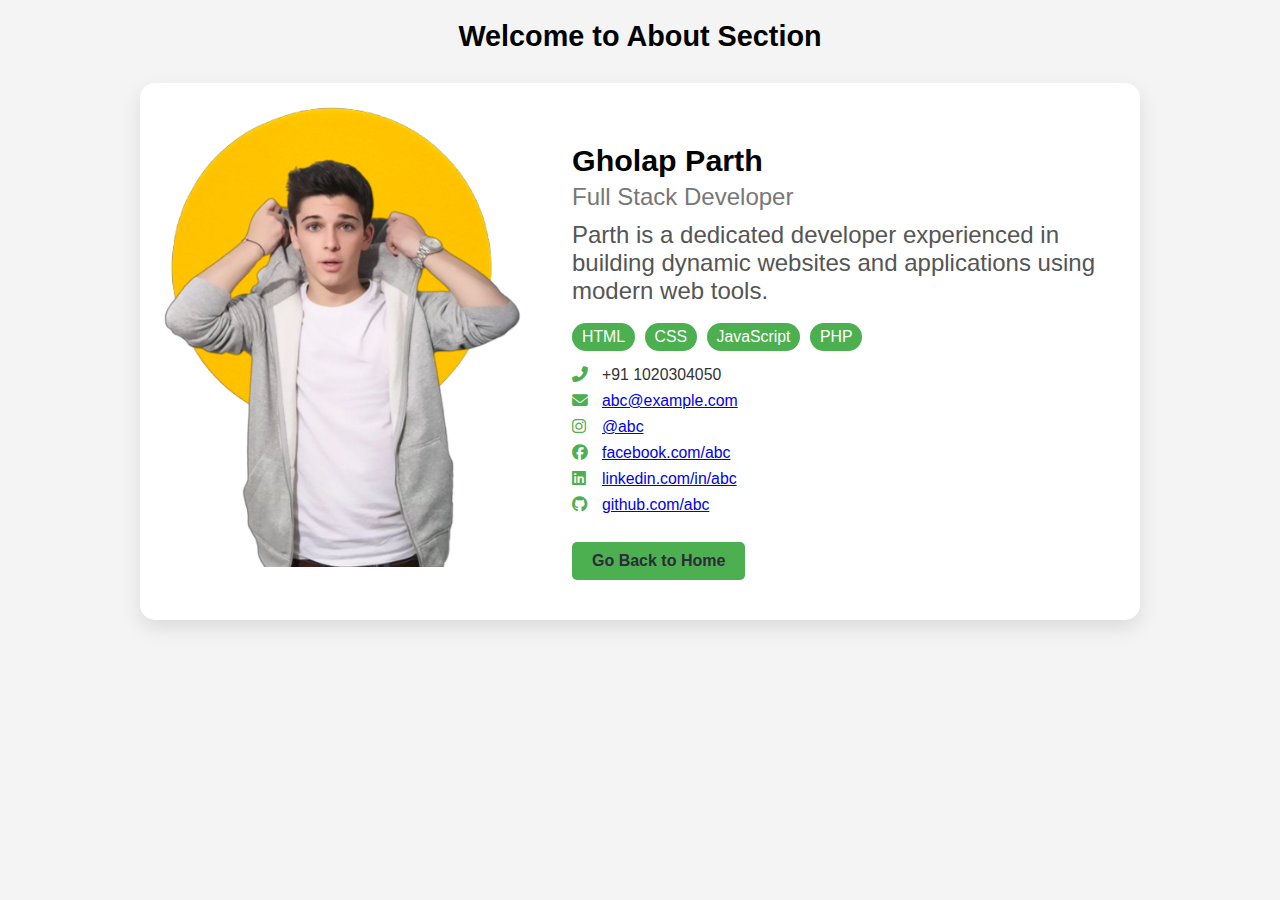
<file: aboutSection.html>
<!DOCTYPE html>
<html lang="en">

<head>
    <meta charset="UTF-8" />
    <meta name="viewport" content="width=device-width, initial-scale=1.0" />
    <title></title>
    <link rel="stylesheet" href="https://cdnjs.cloudflare.com/ajax/libs/font-awesome/6.5.0/css/all.min.css">
    <style>
        * {
            box-sizing: border-box;
            margin: 0;
            padding: 0;
        }

        body {
            font-family: 'Segoe UI', sans-serif;
            background-color: #f4f4f4;
            padding: 20px;
        }

        h1 {
            text-align: center;
            margin-bottom: 30px;
            font-size: 1.8em;
        }

        .team-container {
            max-width: 1000px;
            margin: auto;
        }

        .team-card {
            background: #fff;
            border-radius: 15px;
            box-shadow: 0 8px 20px rgba(0, 0, 0, 0.1);
            overflow: hidden;
            display: flex;
            flex-direction: column;
            /* Default: Mobile first */
            transition: transform 0.3s;
        }

        .team-card:hover {
            transform: translateY(-5px);
        }

        .team-photo {
            width: 100%;
            height: auto;
        }

        .team-photo img {
            width: 100%;
            height: auto;
            object-fit: cover;
        }

        .team-content {
            padding: 20px;
        }

        .team-content h3 {
            font-size: 1.9em;
            margin-bottom: 5px;
        }

        .team-content .role {
            color: #777;
            margin-bottom: 10px;
            font-size: 1.5em;
        }

        .team-content .bio {
            font-size: 1.5em;
            color: #555;
            margin-bottom: 15px;
        }

        .skills {
            margin-bottom: 15px;
        }

        .skill-tag {
            display: inline-block;
            background-color: #4CAF50;
            color: white;
            padding: 5px 10px;
            border-radius: 20px;
            font-size: 0.99em;
            margin: 3px 5px 0 0;
        }

        .contact p {
            display: flex;
            align-items: center;
            gap: 10px;
            margin: 8px 0;
            color: #333;
            font-size: 0.99em;
            word-break: break-word;
        }

        .contact i {
            color: #4CAF50;
            min-width: 20px;
        }

        .btn {
            display: inline-block;
            padding: 10px 20px;
            background-color: #4CAF50;
            margin-top: 20px;
            color: #2c2c38;
            border-radius: 5px;
            text-decoration: none;
            font-weight: bold;
            cursor: pointer;
            transition: background-color 0.3s;
        }

        .btn:hover {
            background-color: #ff0000;
        }


        /* Horizontal layout for large screens */
        @media (min-width: 768px) {
            .team-card {
                flex-direction: row;
                padding: 10px;
            }

            .team-photo {
                width: 40%;
                height: 100%;
                padding: 10px;
            }

            .team-photo img {
                height: 100%;
            }

            .team-content {
                width: 60%;
                padding: 30px;
                margin-top: 20px;
            }
        }
    </style>
</head>

<body>

    <h1>Welcome to About Section</h1>

    <div class="team-container">
        <div class="team-card">
            <div class="team-photo">
                <img src="main.png" alt="Profile Photo">
            </div>
            <div class="team-content">
                <h3>Gholap Parth</h3>
                <p class="role">Full Stack Developer</p>
                <p class="bio">Parth is a dedicated developer experienced in building dynamic websites and applications
                    using modern web tools.</p>

                <div class="skills">
                    <span class="skill-tag">HTML</span>
                    <span class="skill-tag">CSS</span>
                    <span class="skill-tag">JavaScript</span>
                    <span class="skill-tag">PHP</span>
                </div>

                <div class="contact">
                    <p><i class="fas fa-phone-alt"></i> <span>+91 1020304050</span></p>
                    <p><i class="fas fa-envelope"></i> <a href="mailto:abc@example.com">abc@example.com</a></p>
                    <p><i class="fab fa-instagram"></i> <a href="#">@abc</a></p>
                    <p><i class="fab fa-facebook"></i> <a href="#">facebook.com/abc</a></p>
                    <p><i class="fab fa-linkedin"></i> <a href="#">linkedin.com/in/abc</a></p>
                    <p><i class="fab fa-github"></i> <a href="#">github.com/abc</a></p>
                </div>
                <a href="index.html" class="btn">Go Back to Home</a>
            </div>
        </div>

    </div>

</body>

</html>
</file>
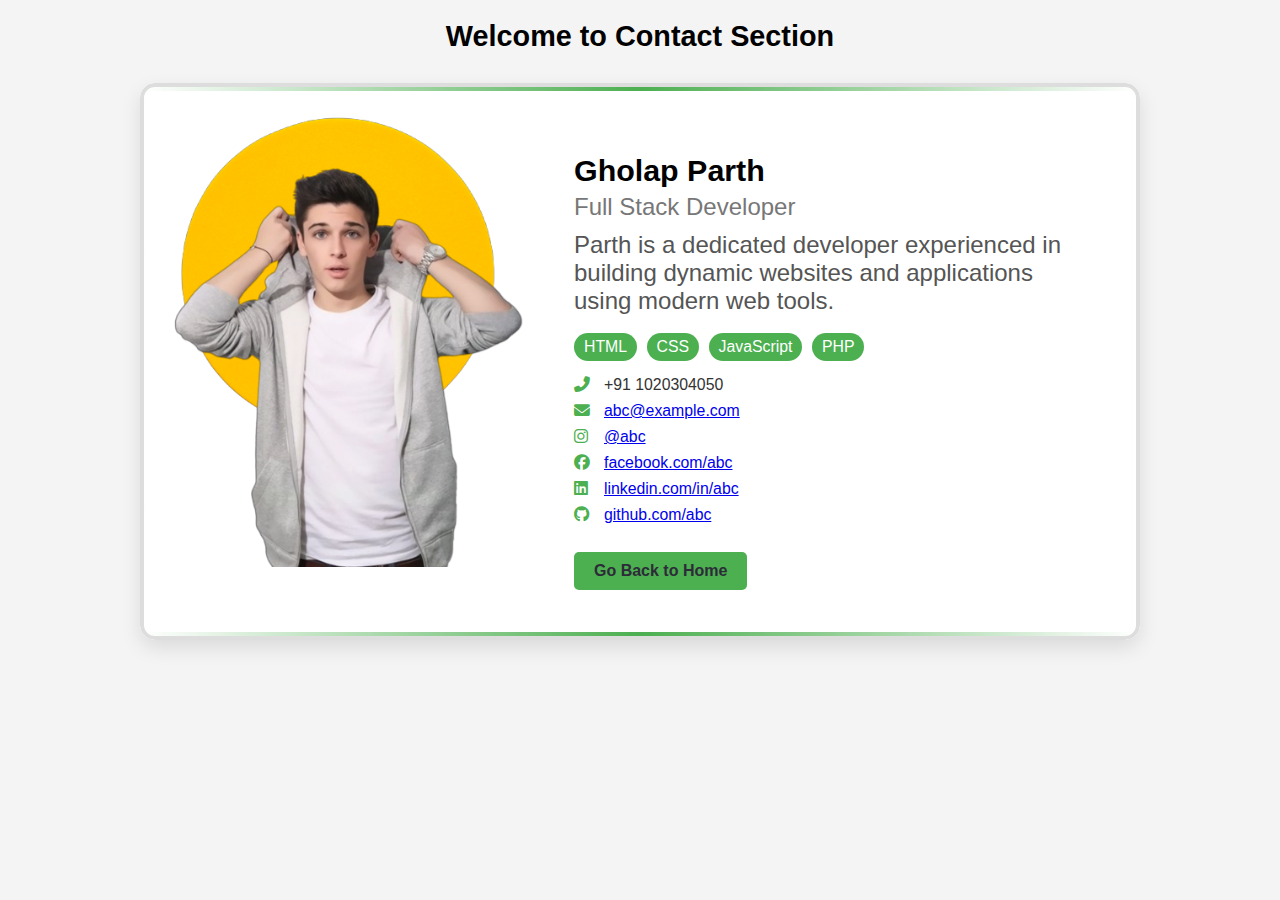
<file: contactSection.html>
<!DOCTYPE html>
<html lang="en">

<head>
    <meta charset="UTF-8" />
    <meta name="viewport" content="width=device-width, initial-scale=1.0" />
    <title></title>
    <link rel="stylesheet" href="https://cdnjs.cloudflare.com/ajax/libs/font-awesome/6.5.0/css/all.min.css">
    <style>
        * {
            box-sizing: border-box;
            margin: 0;
            padding: 0;
        }

        body {
            font-family: 'Segoe UI', sans-serif;
            background-color: #f4f4f4;
            padding: 20px;
        }

        h1 {
            text-align: center;
            margin-bottom: 30px;
            font-size: 1.8em;
        }

        .team-container {
            max-width: 1000px;
            margin: auto;
        }

        .team-card {
            background: #fff;
            border-radius: 15px;
            box-shadow: 0 8px 20px rgba(0, 0, 0, 0.1);
            overflow: hidden;
            display: flex;
            flex-direction: column;
            /* Default: Mobile first */
            transition: transform 0.3s;
        }

        .team-card:hover {
            transform: translateY(-5px);
        }

        .team-photo {
            width: 100%;
            height: auto;
        }

        .team-photo img {
            width: 100%;
            height: auto;
            object-fit: cover;
        }

        .team-content {
            padding: 20px;
        }

        .team-content h3 {
            font-size: 1.9em;
            margin-bottom: 5px;
        }

        .team-content .role {
            color: #777;
            margin-bottom: 10px;
            font-size: 1.5em;
        }

        .team-content .bio {
            font-size: 1.5em;
            color: #555;
            margin-bottom: 15px;
        }

        .skills {
            margin-bottom: 15px;
        }

        .skill-tag {
            display: inline-block;
            background-color: #4CAF50;
            color: white;
            padding: 5px 10px;
            border-radius: 20px;
            font-size: 0.99em;
            margin: 3px 5px 0 0;
        }

        .contact p {
            display: flex;
            align-items: center;
            gap: 10px;
            margin: 8px 0;
            color: #333;
            font-size: 0.99em;
            word-break: break-word;
        }

        .contact i {
            color: #4CAF50;
            min-width: 20px;
        }

        .btn {
            display: inline-block;
            padding: 10px 20px;
            background-color: #4CAF50;
            margin-top: 20px;
            color: #2c2c38;
            border-radius: 5px;
            text-decoration: none;
            font-weight: bold;
            cursor: pointer;
            transition: background-color 0.3s;
        }

        .btn:hover {
            background-color: #ff0000;
        }


        /* Horizontal layout for large screens */
        @media (min-width: 768px) {
            .team-card {
                flex-direction: row;
                padding: 10px;
            }

            .team-photo {
                width: 40%;
                height: 100%;
                padding: 10px;
            }

            .team-photo img {
                height: 100%;
            }

            .team-content {
                width: 60%;
                padding: 30px;
                margin-top: 20px;
            }
        }


        .team-card {
            position: relative;
            border-radius: 15px;
            background: white;
            padding: 20px;
            box-shadow: 0 8px 20px rgba(0, 0, 0, 0.1);
            overflow: visible;
        }

        /* The moving border progress line */
        .team-card::before {
            content: '';
            position: absolute;
            top: 0;
            left: 0;
            width: 100%;
            height: 100%;
            border-radius: 15px;
            pointer-events: none;

            /* Create a transparent border as background */
            border: 4px solid #ddd;
            /* light border for the whole box */
            box-sizing: border-box;

            /* Use a gradient border with a highlighted part that moves */
            background: linear-gradient(90deg,
                    transparent 0%,
                    #4caf50 50%,
                    transparent 100%);
            -webkit-mask:
                linear-gradient(#fff 0 0) content-box,
                linear-gradient(#fff 0 0);
            -webkit-mask-composite: destination-out;
            mask-composite: exclude;
            padding: 4px;

            animation: border-slide 4s linear infinite;
        }

        @keyframes border-slide {
            0% {
                background-position: 0% 0%;
            }

            100% {
                background-position: 200% 0%;
            }
        }
    </style>
</head>

<body>

    <h1>Welcome to Contact Section</h1>

    <div class="team-container">
        <div class="team-card">
            <div class="team-photo">
                <img src="main.png" alt="Profile Photo">
            </div>
            <div class="team-content">
                <h3>Gholap Parth</h3>
                <p class="role">Full Stack Developer</p>
                <p class="bio">Parth is a dedicated developer experienced in building dynamic websites and applications
                    using modern web tools.</p>

                <div class="skills">
                    <span class="skill-tag">HTML</span>
                    <span class="skill-tag">CSS</span>
                    <span class="skill-tag">JavaScript</span>
                    <span class="skill-tag">PHP</span>
                </div>

                <div class="contact">
                    <p><i class="fas fa-phone-alt"></i> <span>+91 1020304050</span></p>
                    <p><i class="fas fa-envelope"></i> <a href="mailto:abc@example.com">abc@example.com</a></p>
                    <p><i class="fab fa-instagram"></i> <a href="#">@abc</a></p>
                    <p><i class="fab fa-facebook"></i> <a href="#">facebook.com/abc</a></p>
                    <p><i class="fab fa-linkedin"></i> <a href="#">linkedin.com/in/abc</a></p>
                    <p><i class="fab fa-github"></i> <a href="#">github.com/abc</a></p>
                </div>
                <a href="index.html" class="btn">Go Back to Home</a>
            </div>
        </div>

    </div>

</body>

</html>
</file>
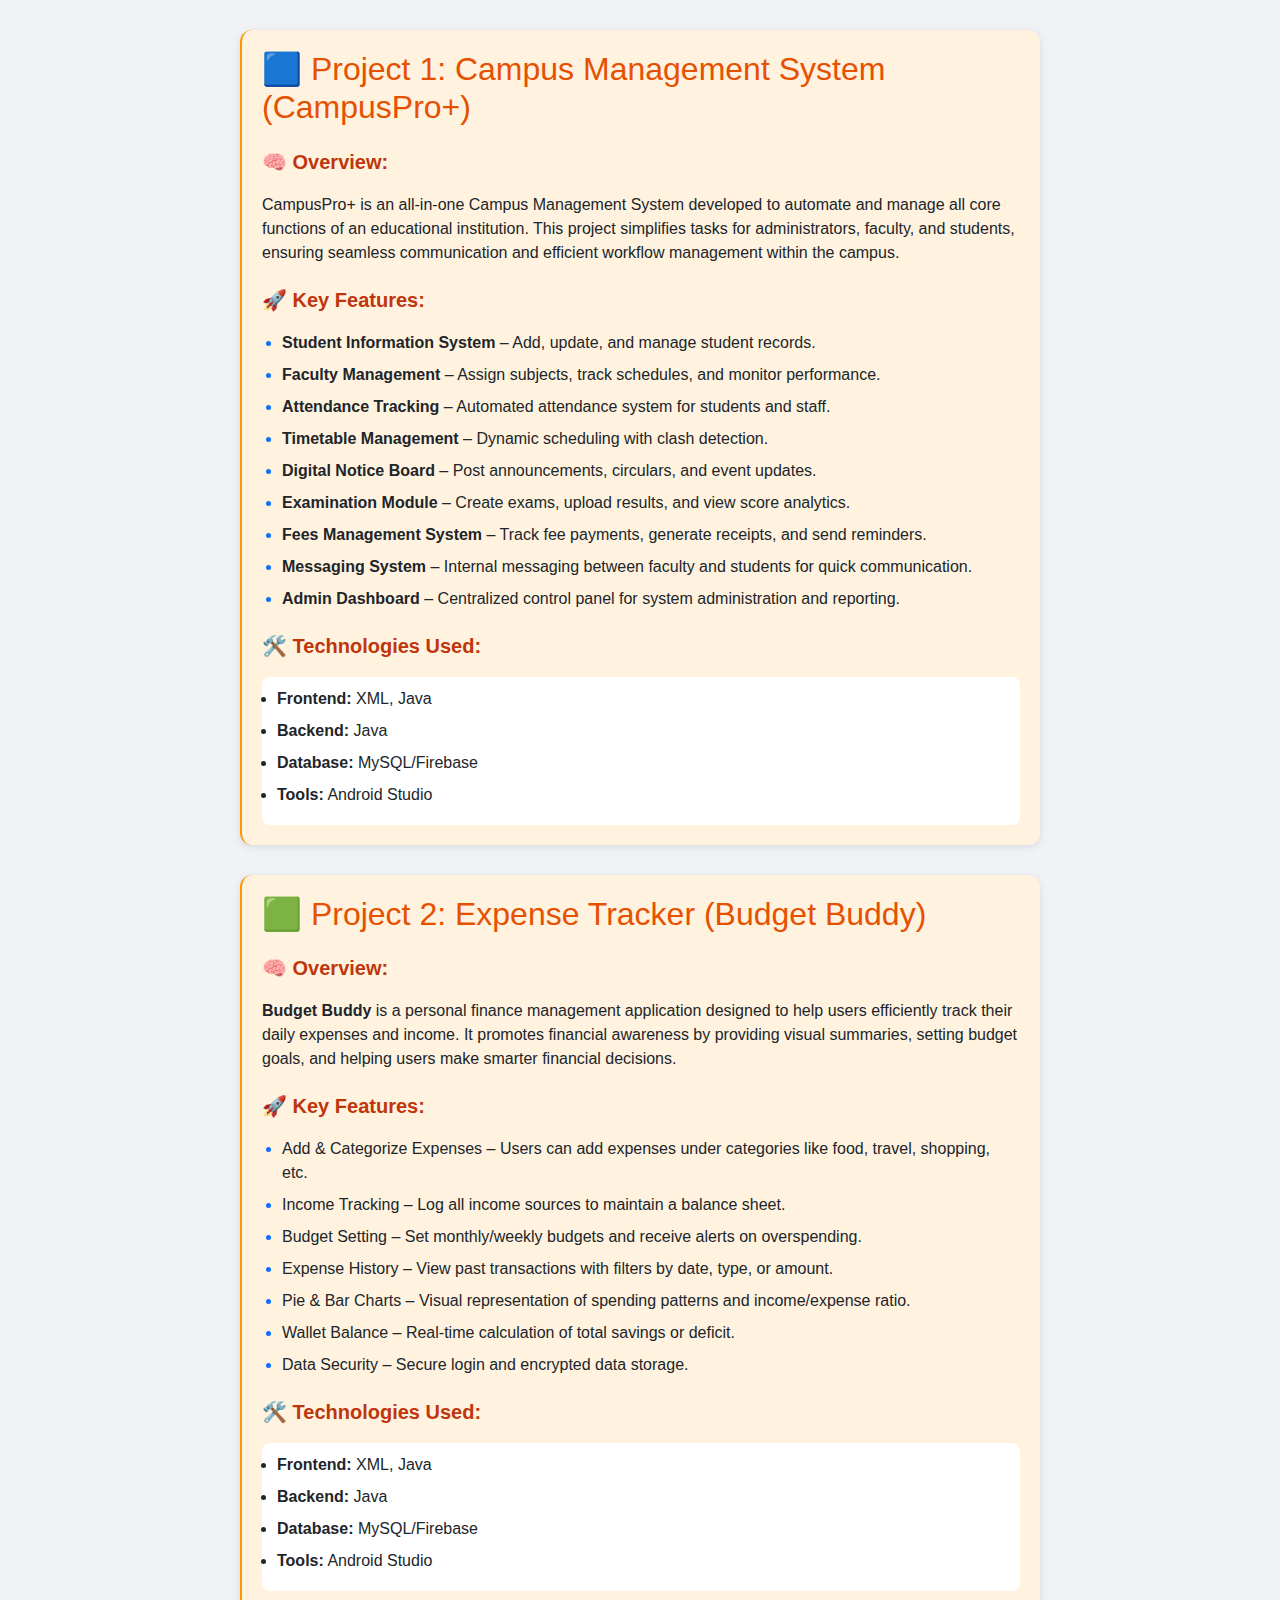
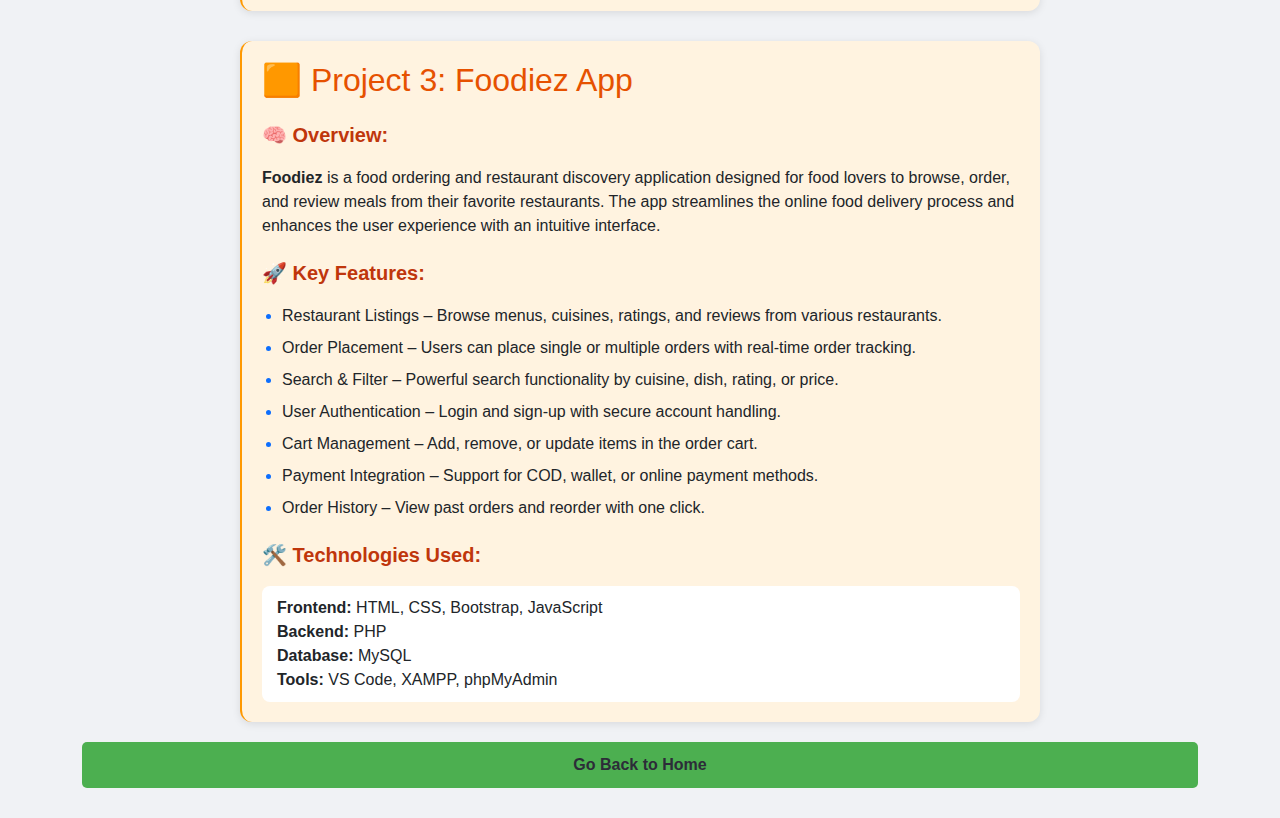
<file: projectSection.html>
<!DOCTYPE html>
<html lang="en">

<head>
    <meta charset="UTF-8" />
    <meta name="viewport" content="width=device-width, initial-scale=1.0" />
    <title>CampusPro+ Project Details</title>
    <link href="https://cdn.jsdelivr.net/npm/bootstrap@5.3.0/dist/css/bootstrap.min.css" rel="stylesheet">
    <style>
        body {
            background-color: #f0f2f5;
            font-family: 'Segoe UI', sans-serif;
            margin-top: 30px;
        }

        .project-card {
            background: #fff;
            border-radius: 1rem;
            padding: 2rem;
            box-shadow: 0 0 12px rgba(0, 0, 0, 0.1);
            margin: 2rem auto;
            max-width: 900px;
        }

        .project-card h2 {
            color: #0d6efd;
            margin-bottom: 1rem;
        }

        .project-card ul li::marker {
            color: #0d6efd;
        }

        .section-title {
            font-size: 1.25rem;
            font-weight: 600;
            margin-top: 1.5rem;
            color: #333;
        }

        /* //project 2 */

        .project-card {
            background-color: #e0f7fa;
            margin-top: 20PX;
            border-radius: 12px;
            padding: 20px;
            max-width: 900px;
            margin: 0 auto;
            box-shadow: 0 2px 8px rgba(0, 0, 0, 0.1);
        }

        .project-card h2 {
            margin-top: 0;
            color: #00796b;
        }

        .section-title {
            font-weight: bold;
            margin-top: 20px;
            color: #004d40;
        }

        ul {
            padding-left: 20px;
        }

        li {
            margin-bottom: 8px;
        }

        .technologies {
            background-color: #ffffff;
            border-radius: 8px;
            padding: 10px 15px;
            margin-top: 10px;
        }

        /* project no 3 */

        .project-card {
            background-color: #fff3e0;
            border-left: 2px solid #ff9800;
            border-radius: 12px;
            padding: 20px;
            margin-top: 20PX;
            max-width: 800px;
            margin: 0 auto;
            box-shadow: 0 2px 8px rgba(0, 0, 0, 0.1);
        }

        .project-card h2 {
            margin-top: 0;
            color: #e65100;
        }

        .section-title {
            font-weight: bold;
            margin-top: 20px;
            color: #bf360c;
        }

        ul {
            padding-left: 20px;
        }

        li {
            margin-bottom: 8px;
        }

        .technologies {
            background-color: #ffffff;
            border-radius: 8px;
            padding: 10px 15px;
            margin-top: 10px;
        }

        .btn {
            display: inline-block;
            padding: 10px 20px;
            background-color: #4CAF50;
            margin-top: 20px;
            color: #2c2c38;
            border-radius: 5px;
            text-decoration: none;
            font-weight: bold;
            display: flex;
            justify-content: center;
            cursor: pointer;
            margin-bottom: 30px;
            transition: background-color 0.3s;
        }

        .btn:hover {
            background-color: #ff0000;
        }

    </style>
</head>

<body>

    <div class="container">
        <div class="project-card">
            <h2>🟦 Project 1: Campus Management System (CampusPro+)</h2>

            <p class="section-title">🧠 Overview:</p>
            <p>
                CampusPro+ is an all-in-one Campus Management System developed to automate and manage all core functions
                of an educational institution. This project simplifies tasks for administrators, faculty, and students,
                ensuring seamless communication and efficient workflow management within the campus.
            </p>

            <p class="section-title">🚀 Key Features:</p>
            <ul>
                <li><strong>Student Information System</strong> – Add, update, and manage student records.</li>
                <li><strong>Faculty Management</strong> – Assign subjects, track schedules, and monitor performance.
                </li>
                <li><strong>Attendance Tracking</strong> – Automated attendance system for students and staff.</li>
                <li><strong>Timetable Management</strong> – Dynamic scheduling with clash detection.</li>
                <li><strong>Digital Notice Board</strong> – Post announcements, circulars, and event updates.</li>
                <li><strong>Examination Module</strong> – Create exams, upload results, and view score analytics.</li>
                <li><strong>Fees Management System</strong> – Track fee payments, generate receipts, and send reminders.
                </li>
                <li><strong>Messaging System</strong> – Internal messaging between faculty and students for quick
                    communication.</li>
                <li><strong>Admin Dashboard</strong> – Centralized control panel for system administration and
                    reporting.</li>
            </ul>

            <p class="section-title">🛠️ Technologies Used:</p>
            <div class="technologies">
                <li><strong>Frontend:</strong> XML, Java</li>
                <li><strong>Backend:</strong> Java</li>
                <li><strong>Database:</strong> MySQL/Firebase</li>
                <li><strong>Tools:</strong> Android Studio</li>
            </div>
        </div>



        <div class="project-card" style="margin-top: 30px;">
            <h2>🟩 Project 2: Expense Tracker (Budget Buddy)</h2>

            <p class="section-title">🧠 Overview:</p>
            <p>
                <strong>Budget Buddy</strong> is a personal finance management application designed to help users
                efficiently track their daily expenses and income. It promotes financial awareness by providing visual
                summaries, setting budget goals, and helping users make smarter financial decisions.
            </p>

            <p class="section-title">🚀 Key Features:</p>
            <ul>
                <li>Add & Categorize Expenses – Users can add expenses under categories like food, travel, shopping,
                    etc.
                </li>
                <li>Income Tracking – Log all income sources to maintain a balance sheet.</li>
                <li>Budget Setting – Set monthly/weekly budgets and receive alerts on overspending.</li>
                <li>Expense History – View past transactions with filters by date, type, or amount.</li>
                <li>Pie & Bar Charts – Visual representation of spending patterns and income/expense ratio.</li>
                <li>Wallet Balance – Real-time calculation of total savings or deficit.</li>
                <li>Data Security – Secure login and encrypted data storage.</li>
            </ul>

            <p class="section-title">🛠️ Technologies Used:</p>
            <div class="technologies">
                <li><strong>Frontend:</strong> XML, Java</li>
                <li><strong>Backend:</strong> Java</li>
                <li><strong>Database:</strong> MySQL/Firebase</li>
                <li><strong>Tools:</strong> Android Studio</li>
            </div>
        </div>



        <div class="project-card" style="margin-top: 30px;">
            <h2>🟧 Project 3: Foodiez App</h2>

            <p class="section-title">🧠 Overview:</p>
            <p>
                <strong>Foodiez</strong> is a food ordering and restaurant discovery application designed for food
                lovers to browse, order, and review meals from their favorite restaurants. The app streamlines the
                online food delivery process and enhances the user experience with an intuitive interface.
            </p>

            <p class="section-title">🚀 Key Features:</p>
            <ul>
                <li>Restaurant Listings – Browse menus, cuisines, ratings, and reviews from various restaurants.</li>
                <li>Order Placement – Users can place single or multiple orders with real-time order tracking.</li>
                <li>Search & Filter – Powerful search functionality by cuisine, dish, rating, or price.</li>
                <li>User Authentication – Login and sign-up with secure account handling.</li>
                <li>Cart Management – Add, remove, or update items in the order cart.</li>
                <li>Payment Integration – Support for COD, wallet, or online payment methods.</li>
                <li>Order History – View past orders and reorder with one click.</li>
            </ul>

            <p class="section-title">🛠️ Technologies Used:</p>
            <div class="technologies">
                <strong>Frontend:</strong> HTML, CSS, Bootstrap, JavaScript<br>
                <strong>Backend:</strong> PHP<br>
                <strong>Database:</strong> MySQL<br>
                <strong>Tools:</strong> VS Code, XAMPP, phpMyAdmin
            </div>
        </div>

        <a href="index.html" class="btn">Go Back to Home</a>

    </div>

    </div>
</body>

</html>
</file>
